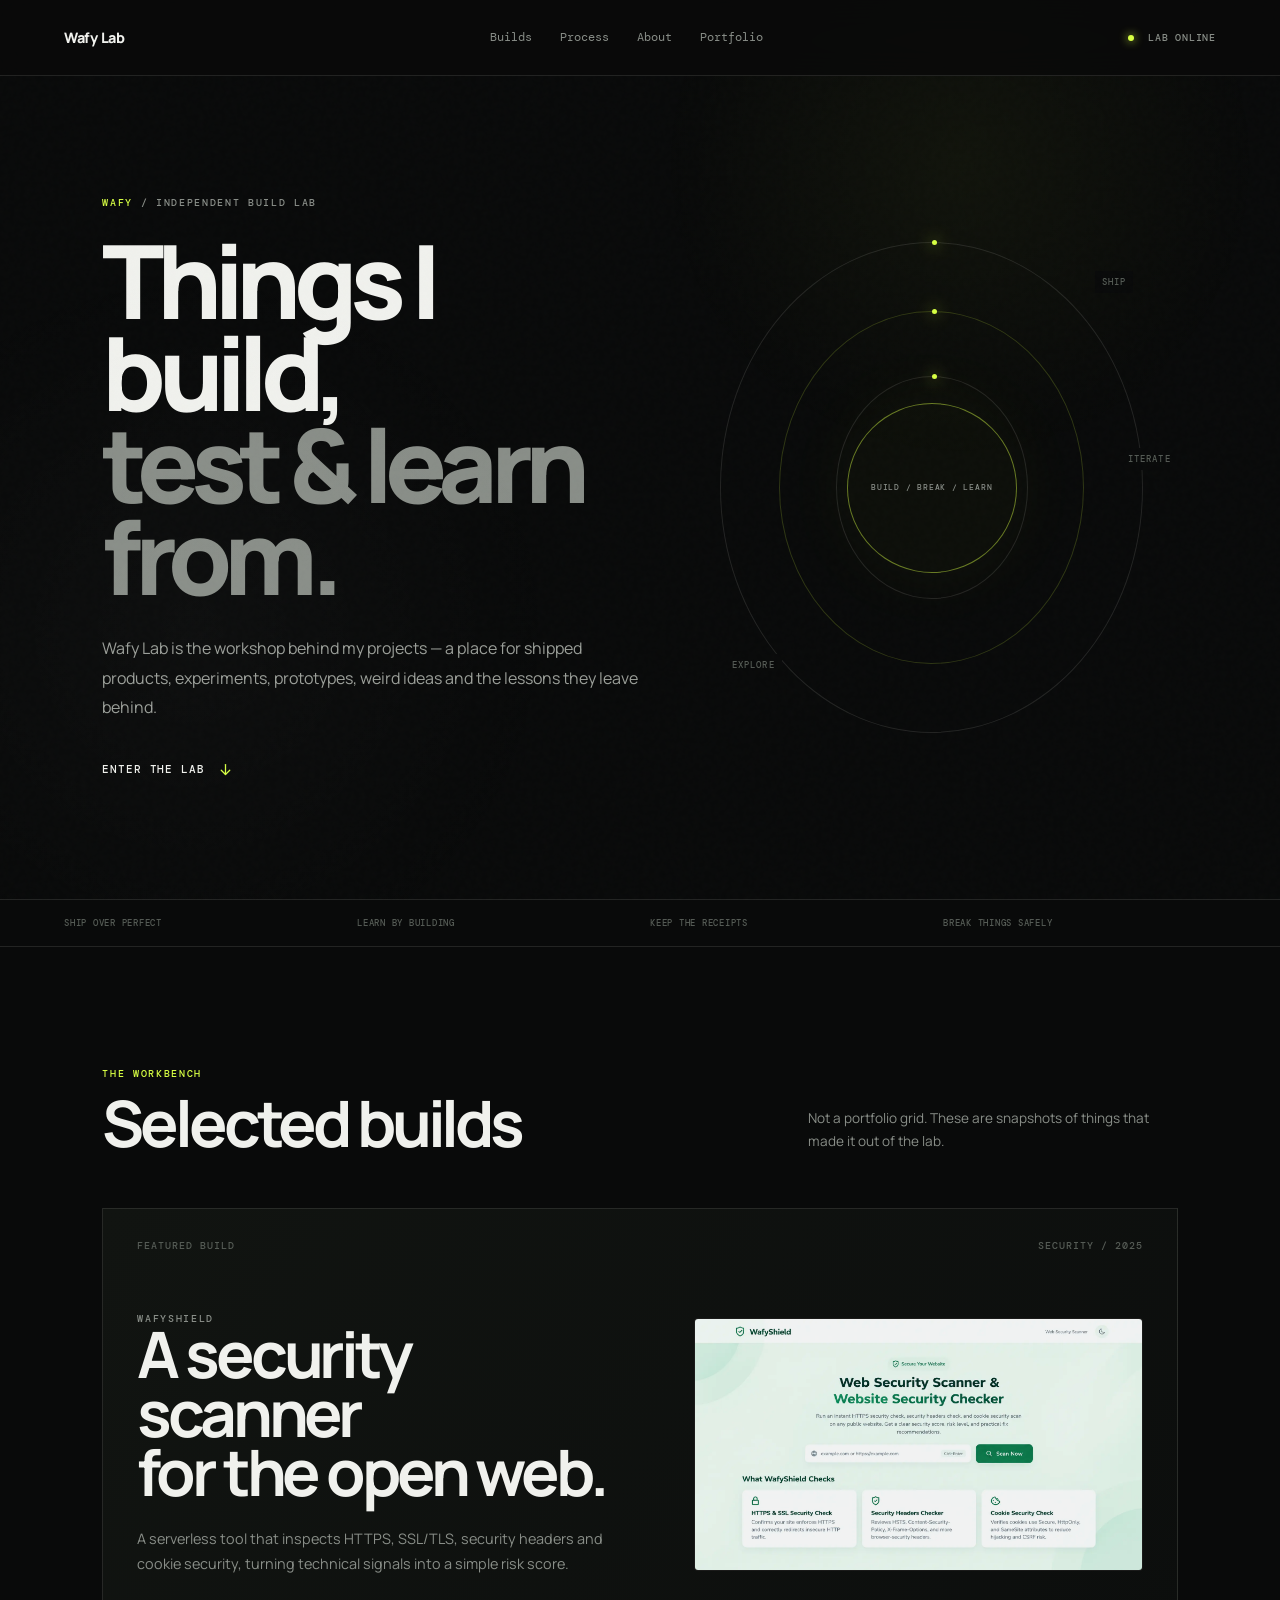
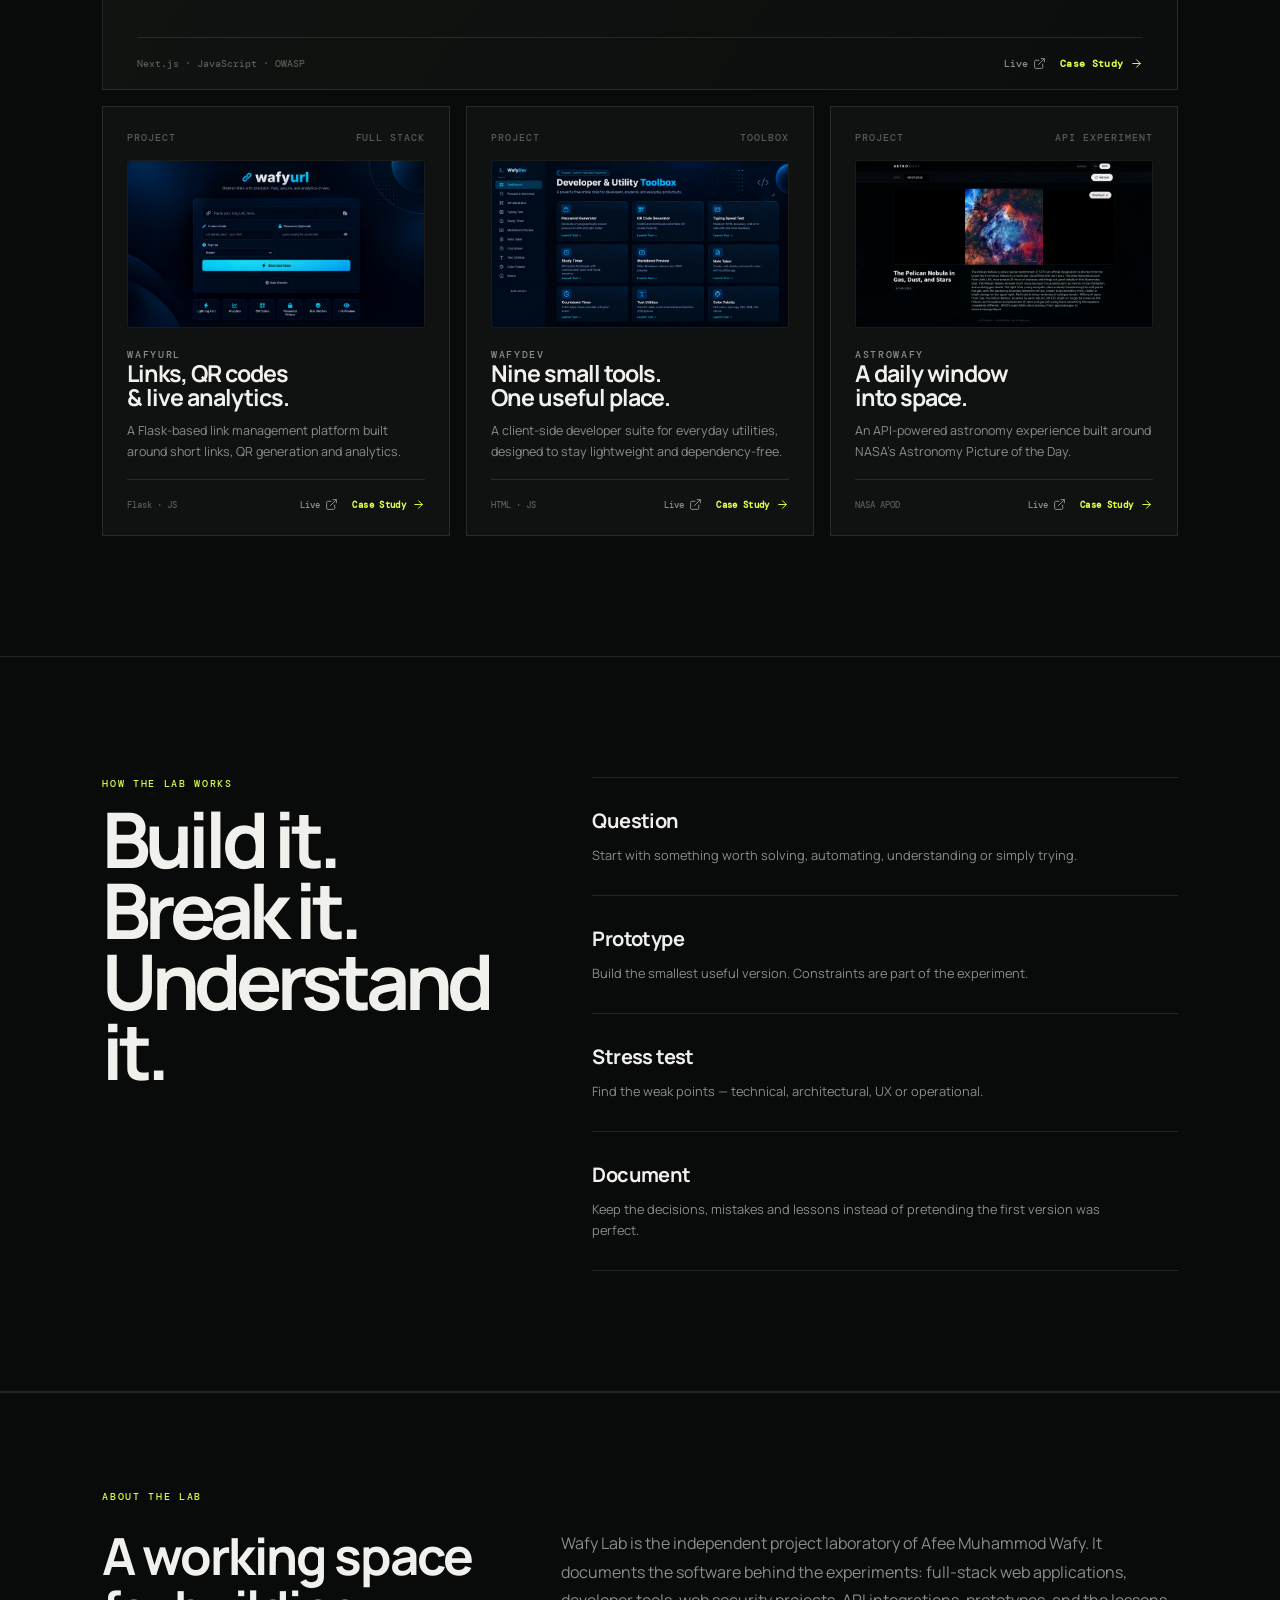
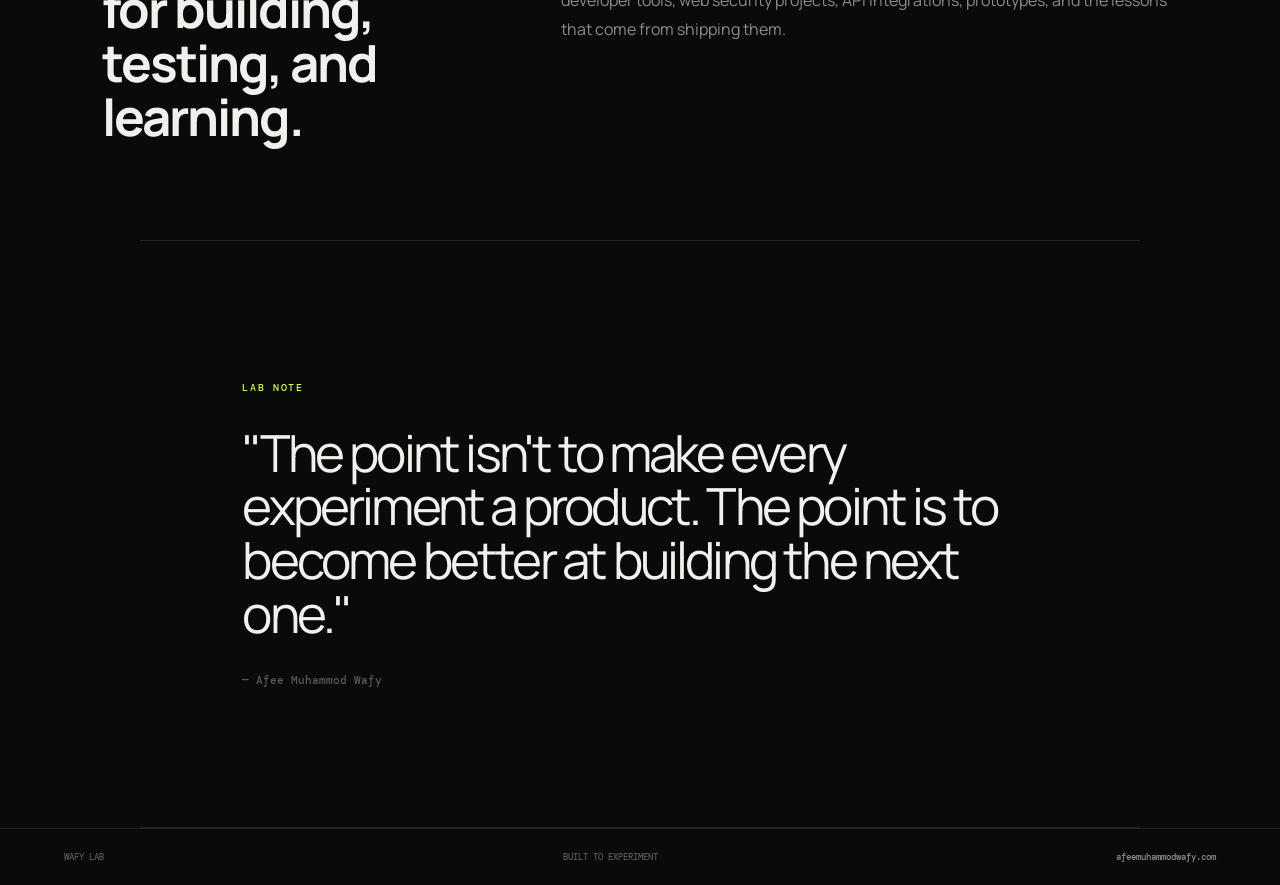
<file: index.html>
<!doctype html>
<html lang="en">
<head>
  <meta charset="UTF-8">
  <meta name="viewport" content="width=device-width, initial-scale=1.0">
  <title>Wafy Lab — Software Projects, Experiments & Technical Builds</title>
  <meta name="description" content="Wafy Lab is Afee Muhammod Wafy's independent space for software projects, full-stack web apps, developer tools, security experiments, API builds, and technical lessons.">
  <meta name="author" content="Afee Muhammod Wafy">
  <meta name="robots" content="index, follow">
  <link rel="canonical" href="https://amwafy.xyz/">
  <link rel="preconnect" href="https://fonts.googleapis.com">
  <link rel="preconnect" href="https://fonts.gstatic.com" crossorigin>
  <link href="https://fonts.googleapis.com/css2?family=DM+Mono:wght@400;500&family=Manrope:wght@400;500;600;700;800&display=swap" rel="stylesheet">
  <link rel="icon" href="data:image/svg+xml,%3Csvg xmlns='http://www.w3.org/2000/svg' viewBox='0 0 64 64'%3E%3Crect width='64' height='64' rx='14' fill='%230b0b0b'/%3E%3Cpath d='M18 17h28v8H34v22h-9V25H18z' fill='white'/%3E%3C/svg%3E">
  <link rel="stylesheet" href="style.css">
</head>
<body>
  <a class="skip-link" href="#main-content">Skip to main content</a>
  <div class="noise" aria-hidden="true"></div>

  <header class="topbar">
    <a class="brand" href="#" aria-label="Wafy Lab home">
      <span>Wafy Lab</span>
    </a>
    <nav>
      <a href="#builds">Builds</a>
      <a href="#process">Process</a>
      <a href="#about-lab">About</a>
      <a href="https://afeemuhammodwafy.com/" target="_blank" rel="noopener">Portfolio</a>
    </nav>
    <span class="status"><i></i> LAB ONLINE</span>
  </header>

  <main id="main-content">
    <section class="hero">
      <div class="hero-copy">
        <p class="kicker"><span>WAFY</span> / INDEPENDENT BUILD LAB</p>
        <h1>Things I build,<br><em>test & learn from.</em></h1>
        <p class="lede">
          Wafy Lab is the workshop behind my projects — a place for shipped products,
          experiments, prototypes, weird ideas and the lessons they leave behind.
        </p>
        <a class="scroll-cue" href="#builds">
          <span>Enter the lab</span>
          <svg viewBox="0 0 24 24" fill="none" stroke="currentColor" stroke-width="1.8" stroke-linecap="round" stroke-linejoin="round" aria-hidden="true">
            <path d="M12 5v14"></path><path d="m6 13 6 6 6-6"></path>
          </svg>
        </a>
      </div>

      <div class="lab-orbit" aria-hidden="true">
        <div class="orbit orbit-a"></div>
        <div class="orbit orbit-b"></div>
        <div class="orbit orbit-c"></div>
        <div class="core">
          <small>BUILD / BREAK / LEARN</small>
        </div>
        <span class="orbit-label l1">SHIP</span>
        <span class="orbit-label l2">EXPLORE</span>
        <span class="orbit-label l3">ITERATE</span>
      </div>
    </section>

    <section class="signal-strip" aria-label="Lab principles">
      <span>SHIP OVER PERFECT</span>
      <span>LEARN BY BUILDING</span>
      <span>KEEP THE RECEIPTS</span>
      <span>BREAK THINGS SAFELY</span>
    </section>

    <section class="builds" id="builds">
      <div class="section-intro">
        <div>
          <p class="eyebrow">THE WORKBENCH</p>
          <h2>Selected builds</h2>
        </div>
        <p class="section-note">Not a portfolio grid. These are snapshots of things that made it out of the lab.</p>
      </div>

      <div class="featured-build">
        <div class="build-meta">
          <span>FEATURED BUILD</span>
          <span>SECURITY / 2025</span>
        </div>

        <div class="featured-content">
          <div>
            <p class="micro">WAFYSHIELD</p>
            <h3>A security scanner<br>for the open web.</h3>
            <p class="build-description">
              A serverless tool that inspects HTTPS, SSL/TLS, security headers and cookie
              security, turning technical signals into a simple risk score.
            </p>
          </div>

          <div class="project-media">
            <img src="assets/images/wafyshield.webp" alt="WafyShield Security Scanner Interface" class="project-shot" loading="lazy">
          </div>
        </div>

        <div class="build-footer">
          <span>Next.js · JavaScript · OWASP</span>
          <div class="card-actions">
            <a href="https://shield.amwafy.xyz/" target="_blank" rel="noopener" class="btn-live">
              Live
              <svg viewBox="0 0 24 24" fill="none" stroke="currentColor" stroke-width="1.8" stroke-linecap="round" stroke-linejoin="round"><path d="M18 13v6a2 2 0 0 1-2 2H5a2 2 0 0 1-2-2V8a2 2 0 0 1 2-2h6"></path><polyline points="15 3 21 3 21 9"></polyline><line x1="10" y1="14" x2="21" y2="3"></line></svg>
            </a>
            <a href="https://afeemuhammodwafy.com/projects/wafyshield/" class="btn-case-study">
              Case Study
              <svg viewBox="0 0 24 24" fill="none" stroke="currentColor" stroke-width="1.8" stroke-linecap="round" stroke-linejoin="round"><path d="M5 12h14"></path><path d="m12 5 7 7-7 7"></path></svg>
            </a>
          </div>
        </div>
      </div>

      <div class="build-stack">
        <article class="build-tile">
          <div class="tile-head"><span>PROJECT</span><span>FULL STACK</span></div>
          <div class="tile-media">
            <img src="assets/images/wafyurl.webp" alt="WafyURL Interface Preview" class="project-shot" loading="lazy">
          </div>
          <p class="micro">WAFYURL</p>
          <h3>Links, QR codes<br>& live analytics.</h3>
          <p>A Flask-based link management platform built around short links, QR generation and analytics.</p>
          <div class="tile-foot">
            <span class="tile-stack-tag">Flask · JS</span>
            <div class="card-actions">
              <a href="https://url.amwafy.xyz/" target="_blank" rel="noopener" class="btn-live">
                Live
                <svg viewBox="0 0 24 24" fill="none" stroke="currentColor" stroke-width="1.8" stroke-linecap="round" stroke-linejoin="round"><path d="M18 13v6a2 2 0 0 1-2 2H5a2 2 0 0 1-2-2V8a2 2 0 0 1 2-2h6"></path><polyline points="15 3 21 3 21 9"></polyline><line x1="10" y1="14" x2="21" y2="3"></line></svg>
              </a>
              <a href="https://afeemuhammodwafy.com/projects/wafyurl/" class="btn-case-study">
                Case Study
                <svg viewBox="0 0 24 24" fill="none" stroke="currentColor" stroke-width="1.8" stroke-linecap="round" stroke-linejoin="round"><path d="M5 12h14"></path><path d="m12 5 7 7-7 7"></path></svg>
              </a>
            </div>
          </div>
        </article>

        <article class="build-tile">
          <div class="tile-head"><span>PROJECT</span><span>TOOLBOX</span></div>
          <div class="tile-media">
            <img src="assets/images/wafydev.webp" alt="WafyDev Tool Suite Preview" class="project-shot" loading="lazy">
          </div>
          <p class="micro">WAFYDEV</p>
          <h3>Nine small tools.<br>One useful place.</h3>
          <p>A client-side developer suite for everyday utilities, designed to stay lightweight and dependency-free.</p>
          <div class="tile-foot">
            <span class="tile-stack-tag">HTML · JS</span>
            <div class="card-actions">
              <a href="https://afeemuhammodwafy1.github.io/wafydev/" target="_blank" rel="noopener" class="btn-live">
                Live
                <svg viewBox="0 0 24 24" fill="none" stroke="currentColor" stroke-width="1.8" stroke-linecap="round" stroke-linejoin="round"><path d="M18 13v6a2 2 0 0 1-2 2H5a2 2 0 0 1-2-2V8a2 2 0 0 1 2-2h6"></path><polyline points="15 3 21 3 21 9"></polyline><line x1="10" y1="14" x2="21" y2="3"></line></svg>
              </a>
              <a href="https://afeemuhammodwafy.com/projects/wafydev/" class="btn-case-study">
                Case Study
                <svg viewBox="0 0 24 24" fill="none" stroke="currentColor" stroke-width="1.8" stroke-linecap="round" stroke-linejoin="round"><path d="M5 12h14"></path><path d="m12 5 7 7-7 7"></path></svg>
              </a>
            </div>
          </div>
        </article>

        <article class="build-tile">
          <div class="tile-head"><span>PROJECT</span><span>API EXPERIMENT</span></div>
          <div class="tile-media">
            <img src="assets/images/astrowafy.webp" alt="AstroWafy NASA APOD Interface" class="project-shot" loading="lazy">
          </div>
          <p class="micro">ASTROWAFY</p>
          <h3>A daily window<br>into space.</h3>
          <p>An API-powered astronomy experience built around NASA's Astronomy Picture of the Day.</p>
          <div class="tile-foot">
            <span class="tile-stack-tag">NASA APOD</span>
            <div class="card-actions">
              <a href="https://astro.amwafy.xyz/" target="_blank" rel="noopener" class="btn-live">
                Live
                <svg viewBox="0 0 24 24" fill="none" stroke="currentColor" stroke-width="1.8" stroke-linecap="round" stroke-linejoin="round"><path d="M18 13v6a2 2 0 0 1-2 2H5a2 2 0 0 1-2-2V8a2 2 0 0 1 2-2h6"></path><polyline points="15 3 21 3 21 9"></polyline><line x1="10" y1="14" x2="21" y2="3"></line></svg>
              </a>
              <a href="https://afeemuhammodwafy.com/projects/astrowafy/" class="btn-case-study">
                Case Study
                <svg viewBox="0 0 24 24" fill="none" stroke="currentColor" stroke-width="1.8" stroke-linecap="round" stroke-linejoin="round"><path d="M5 12h14"></path><path d="m12 5 7 7-7 7"></path></svg>
              </a>
            </div>
          </div>
        </article>
      </div>
    </section>

    <section class="process" id="process">
      <div class="process-side">
        <p class="eyebrow">HOW THE LAB WORKS</p>
        <h2>Build it.<br>Break it.<br>Understand it.</h2>
      </div>

      <div class="process-list">
        <div class="process-row">
          <div><h3>Question</h3><p>Start with something worth solving, automating, understanding or simply trying.</p></div>
        </div>
        <div class="process-row">
          <div><h3>Prototype</h3><p>Build the smallest useful version. Constraints are part of the experiment.</p></div>
        </div>
        <div class="process-row">
          <div><h3>Stress test</h3><p>Find the weak points — technical, architectural, UX or operational.</p></div>
        </div>
        <div class="process-row">
          <div><h3>Document</h3><p>Keep the decisions, mistakes and lessons instead of pretending the first version was perfect.</p></div>
        </div>
      </div>
    </section>

    <section class="lab-info" id="about-lab" aria-labelledby="about-lab-title">
      <div class="section-label">ABOUT THE LAB</div>
      <div class="lab-info-grid">
        <div>
          <h2 id="about-lab-title">A working space for building, testing, and learning.</h2>
        </div>
        <div class="lab-info-copy">
          <p>Wafy Lab is the independent project laboratory of Afee Muhammod Wafy. It documents the software behind the experiments: full-stack web applications, developer tools, web security projects, API integrations, prototypes, and the lessons that come from shipping them.</p>
        </div>
      </div>
    </section>

    <section class="manifesto">
      <div>
        <p class="eyebrow">LAB NOTE</p>
        <blockquote>"The point isn't to make every experiment a product. The point is to become better at building the next one."</blockquote>
        <p class="signature">— Afee Muhammod Wafy</p>
      </div>
    </section>
  </main>

  <footer>
    <span>WAFY LAB</span>
    <span>BUILT TO EXPERIMENT</span>
    <a href="https://afeemuhammodwafy.com/" target="_blank" rel="noopener">afeemuhammodwafy.com</a>
  </footer>
  <script src="script.js"></script>
</body>
</html>
</file>
<file: style.css>
:root {
  --bg: #090a0a;
  --panel: #101211;
  --panel-2: #141715;
  --text: #f0f1ed;
  --muted: #898e88;
  --dim: #555b55;
  --line: rgba(240, 241, 237, 0.11);
  --acid: #d7ff43;
  --mono: "DM Mono", monospace;
  --sans: "Manrope", sans-serif;
}

* {
  box-sizing: border-box;
  margin: 0;
  padding: 0;
}

html {
  scroll-behavior: smooth;
}

body {
  background: var(--bg);
  color: var(--text);
  font-family: var(--sans);
  overflow-x: hidden;
  line-height: 1.5;
}

body:before {
  content: "";
  position: fixed;
  inset: 0;
  background: radial-gradient(circle at 75% 18%, rgba(215, 255, 67, 0.045), transparent 25%),
              radial-gradient(circle at 15% 70%, rgba(255, 255, 255, 0.025), transparent 30%);
  pointer-events: none;
}

.noise {
  position: fixed;
  inset: 0;
  opacity: 0.025;
  pointer-events: none;
  z-index: 10;
  background-image: url("data:image/svg+xml,%3Csvg viewBox='0 0 180 180' xmlns='http://www.w3.org/2000/svg'%3E%3Cfilter id='n'%3E%3CfeTurbulence type='fractalNoise' baseFrequency='.9' numOctaves='3' stitchTiles='stitch'/%3E%3C/filter%3E%3Crect width='100%25' height='100%25' filter='url(%23n)' opacity='.7'/%3E%3C/svg%3E");
}

a {
  color: inherit;
}

.skip-link {
  position: fixed;
  left: 1rem;
  top: -4rem;
  z-index: 9999;
  padding: 0.7rem 1rem;
  background: #111;
  color: #fff;
  text-decoration: none;
  border-radius: 0.5rem;
}

.skip-link:focus {
  top: 1rem;
}

.topbar {
  height: 76px;
  border-bottom: 1px solid var(--line);
  display: flex;
  align-items: center;
  padding: 0 clamp(20px, 5vw, 72px);
  gap: 42px;
  background: rgba(9, 10, 10, 0.78);
  backdrop-filter: blur(16px);
  position: sticky;
  top: 0;
  z-index: 100;
}

.brand {
  display: flex;
  align-items: center;
  text-decoration: none;
  font-size: 0.9rem;
  font-weight: 800;
  letter-spacing: -0.02em;
}

.topbar nav {
  display: flex;
  gap: 28px;
  margin: auto;
  font: 400 0.72rem var(--mono);
  color: var(--muted);
}

.topbar nav a {
  text-decoration: none;
  transition: color 0.2s;
}

.topbar nav a:hover {
  color: var(--text);
}

.status {
  font: 500 0.62rem var(--mono);
  letter-spacing: 0.08em;
  color: var(--muted);
}

.status i {
  display: inline-block;
  width: 6px;
  height: 6px;
  background: var(--acid);
  border-radius: 50%;
  margin-right: 7px;
  box-shadow: 0 0 10px var(--acid);
}

.hero {
  min-height: calc(100vh - 76px);
  display: grid;
  grid-template-columns: minmax(0, 1.05fr) minmax(380px, 0.95fr);
  align-items: center;
  gap: 40px;
  padding: 70px clamp(20px, 8vw, 120px);
  border-bottom: 1px solid var(--line);
}

.kicker,
.eyebrow,
.micro {
  font: 500 0.65rem var(--mono);
  letter-spacing: 0.16em;
  color: var(--muted);
  text-transform: uppercase;
}

.kicker span,
.eyebrow {
  color: var(--acid);
}

.hero h1 {
  font-size: clamp(3.6rem, 8vw, 8.2rem);
  line-height: 0.9;
  letter-spacing: -0.075em;
  margin: 25px 0 32px;
  font-weight: 800;
}

.hero h1 em {
  font-style: normal;
  color: var(--muted);
}

.lede {
  max-width: 630px;
  color: #9b9f99;
  font-size: 1rem;
  line-height: 1.85;
}

.scroll-cue {
  display: inline-flex;
  align-items: center;
  gap: 12px;
  margin-top: 38px;
  text-decoration: none;
  font: 500 0.68rem var(--mono);
  color: var(--text);
  text-transform: uppercase;
  letter-spacing: 0.08em;
}

.scroll-cue svg {
  width: 17px;
  color: var(--acid);
  transition: transform 0.2s;
}

.scroll-cue:hover svg {
  transform: translateY(4px);
}

.lab-orbit {
  height: min(570px, 45vw);
  min-height: 360px;
  position: relative;
  display: grid;
  place-items: center;
}

.orbit {
  position: absolute;
  border: 1px solid var(--line);
  border-radius: 50%;
  animation: spin linear infinite;
}

.orbit-a {
  width: 86%;
  height: 86%;
  animation-duration: 28s;
}

.orbit-b {
  width: 62%;
  height: 62%;
  border-color: rgba(215, 255, 67, 0.18);
  animation-duration: 19s;
  animation-direction: reverse;
}

.orbit-c {
  width: 39%;
  height: 39%;
  animation-duration: 12s;
}

.orbit:after {
  content: "";
  position: absolute;
  width: 5px;
  height: 5px;
  background: var(--acid);
  border-radius: 50%;
  top: -3px;
  left: 50%;
  box-shadow: 0 0 16px var(--acid);
}

.core {
  width: 170px;
  height: 170px;
  border: 1px solid rgba(215, 255, 67, 0.45);
  border-radius: 50%;
  display: flex;
  flex-direction: column;
  align-items: center;
  justify-content: center;
  background: rgba(215, 255, 67, 0.025);
  box-shadow: 0 0 80px rgba(215, 255, 67, 0.05);
}

.core small {
  font: 500 0.48rem var(--mono);
  color: var(--muted);
  letter-spacing: 0.1em;
  text-align: center;
  line-height: 1.6;
}

.orbit-label {
  position: absolute;
  font: 500 0.55rem var(--mono);
  letter-spacing: 0.12em;
  color: var(--dim);
  background: var(--bg);
  padding: 5px 7px;
}

.l1 { top: 12%; right: 9%; }
.l2 { bottom: 17%; left: 8%; }
.l3 { top: 43%; right: 0; }

@keyframes spin {
  to {
    transform: rotate(360deg);
  }
}

.signal-strip {
  border-bottom: 1px solid var(--line);
  display: grid;
  grid-template-columns: repeat(4, 1fr);
  padding: 17px clamp(20px, 5vw, 72px);
  gap: 20px;
  font: 500 0.59rem var(--mono);
  color: var(--dim);
  letter-spacing: 0.08em;
}

.builds {
  padding: 120px clamp(20px, 8vw, 120px);
}

.section-intro {
  display: flex;
  justify-content: space-between;
  align-items: end;
  gap: 40px;
  margin-bottom: 55px;
}

.section-intro h2,
.process h2 {
  font-size: clamp(2.7rem, 5vw, 5.2rem);
  line-height: 0.92;
  letter-spacing: -0.065em;
  margin: 14px 0 0;
}

.section-note {
  max-width: 370px;
  color: var(--muted);
  font-size: 0.85rem;
  line-height: 1.7;
}

.featured-build {
  border: 1px solid var(--line);
  background: linear-gradient(125deg, #111411, #0c0e0d);
  padding: 30px 34px 0;
  overflow: hidden;
}

.build-meta,
.tile-head {
  display: flex;
  justify-content: space-between;
  font: 500 0.6rem var(--mono);
  letter-spacing: 0.1em;
  color: var(--dim);
}

.featured-content {
  display: grid;
  grid-template-columns: 1.05fr 0.95fr;
  gap: 60px;
  padding: 60px 0;
  align-items: center;
}

.featured-content h3 {
  font-size: clamp(2.5rem, 5vw, 5.2rem);
  line-height: 0.92;
  letter-spacing: -0.065em;
  margin: 0;
}

.build-description {
  max-width: 560px;
  color: var(--muted);
  line-height: 1.8;
  font-size: 0.9rem;
  margin-top: 24px;
}

.project-media,
.tile-media {
  width: 100%;
  aspect-ratio: 16/9;
  border: 1px solid var(--line);
  background: #000;
  border-radius: 4px;
  overflow: hidden;
  position: relative;
}

.tile-media {
  margin: 16px 0 20px;
}

.project-shot {
  width: 100%;
  height: 100%;
  object-fit: cover;
  display: block;
  filter: contrast(102%) brightness(0.95);
  transition: transform 0.4s cubic-bezier(0.16, 1, 0.3, 1), filter 0.4s ease;
}

.build-footer {
  border-top: 1px solid var(--line);
  padding: 19px 0;
  display: flex;
  justify-content: space-between;
  align-items: center;
  gap: 20px;
  font: 500 0.6rem var(--mono);
  color: var(--dim);
}

.tile-foot {
  border-top: 1px solid var(--line);
  margin-top: auto;
  padding-top: 18px;
  display: flex;
  justify-content: space-between;
  align-items: center;
  gap: 12px;
  font: 500 0.58rem var(--mono);
  color: var(--dim);
}

.tile-stack-tag {
  color: var(--dim);
  font: 500 0.58rem var(--mono);
}

.card-actions {
  display: flex;
  align-items: center;
  gap: 14px;
}

.btn-case-study {
  display: inline-flex;
  align-items: center;
  gap: 6px;
  color: var(--acid);
  text-decoration: none;
  font-weight: 600;
  letter-spacing: 0.04em;
  transition: opacity 0.2s;
}

.btn-case-study:hover {
  opacity: 0.8;
}

.btn-live {
  display: inline-flex;
  align-items: center;
  gap: 5px;
  color: var(--muted);
  text-decoration: none;
  transition: color 0.2s;
}

.btn-live:hover {
  color: var(--text);
}

.btn-case-study svg,
.btn-live svg {
  width: 13px;
  height: 13px;
  flex-shrink: 0;
}

.build-stack {
  display: grid;
  grid-template-columns: repeat(3, 1fr);
  gap: 16px;
  margin-top: 16px;
}

.build-tile {
  min-height: 430px;
  border: 1px solid var(--line);
  padding: 24px;
  display: flex;
  flex-direction: column;
  position: relative;
  background: var(--panel);
  transition: transform 0.25s, border-color 0.25s;
}

.build-tile:hover {
  transform: translateY(-4px);
  border-color: rgba(215, 255, 67, 0.28);
}

.build-tile:hover .project-shot,
.featured-build:hover .project-shot {
  transform: scale(1.04);
  filter: contrast(108%) brightness(1);
}

.build-tile h3 {
  font-size: 1.45rem;
  line-height: 1.05;
  letter-spacing: -0.045em;
  margin: 0 0 10px;
}

.build-tile > p:not(.micro) {
  color: var(--muted);
  font-size: 0.78rem;
  line-height: 1.7;
  max-width: 330px;
}

.process {
  padding: 120px clamp(20px, 8vw, 120px);
  display: grid;
  grid-template-columns: 0.8fr 1.2fr;
  gap: 100px;
  border-top: 1px solid var(--line);
  border-bottom: 1px solid var(--line);
}

.process h2 {
  font-size: clamp(3rem, 6vw, 6rem);
}

.process-list {
  border-top: 1px solid var(--line);
}

.process-row {
  padding: 28px 0;
  border-bottom: 1px solid var(--line);
}

.process-row h3 {
  font-size: 1.25rem;
  letter-spacing: -0.03em;
}

.process-row p {
  color: var(--muted);
  font-size: 0.8rem;
  line-height: 1.7;
  max-width: 540px;
  margin-top: 9px;
}

.manifesto {
  padding: 140px clamp(20px, 8vw, 120px);
  border-top: 1px solid var(--line);
  border-bottom: 1px solid var(--line);
  max-width: 1000px;
  margin: 0 auto;
}

.manifesto .eyebrow {
  margin-bottom: 2rem;
}

blockquote {
  font-size: clamp(1.9rem, 4vw, 4.2rem);
  line-height: 1.05;
  letter-spacing: -0.055em;
  max-width: 1000px;
  margin-bottom: 2rem;
}

.signature {
  font: 500 0.68rem var(--mono);
  color: var(--dim);
}

.section-label {
  font-family: var(--mono);
  font-size: 0.65rem;
  font-weight: 500;
  letter-spacing: 0.16em;
  color: var(--acid);
  text-transform: uppercase;
  margin-bottom: 1.5rem;
}

.lab-info {
  padding: 6rem clamp(20px, 8vw, 120px);
  border-top: 1px solid var(--line);
}

.lab-info-grid {
  display: grid;
  grid-template-columns: minmax(0, 0.8fr) minmax(0, 1.2fr);
  gap: 3rem;
  align-items: start;
  max-width: 1400px;
  margin: 0 auto;
}

.lab-info h2 {
  font-size: clamp(2.5rem, 4vw, 3.8rem);
  line-height: 1.05;
  letter-spacing: -0.04em;
}

.lab-info-copy p {
  margin-bottom: 1rem;
  max-width: 65ch;
  line-height: 1.8;
  color: var(--muted);
}

.cs-header {
  padding: 60px clamp(20px, 8vw, 120px) 40px;
  border-bottom: 1px solid var(--line);
}

.cs-back {
  display: inline-flex;
  align-items: center;
  gap: 8px;
  font: 500 0.68rem var(--mono);
  color: var(--muted);
  text-decoration: none;
  text-transform: uppercase;
  letter-spacing: 0.1em;
  margin-bottom: 32px;
  transition: color 0.2s;
}

.cs-back:hover {
  color: var(--acid);
}

.cs-back svg {
  width: 14px;
  height: 14px;
}

.cs-title-wrap h1 {
  font-size: clamp(2.8rem, 6vw, 5.5rem);
  line-height: 0.95;
  letter-spacing: -0.06em;
  margin: 16px 0 24px;
  font-weight: 800;
}

.cs-meta-bar {
  display: flex;
  flex-wrap: wrap;
  gap: 24px;
  align-items: center;
  padding: 20px 0;
  border-top: 1px solid var(--line);
  border-bottom: 1px solid var(--line);
  margin-top: 30px;
  font: 500 0.65rem var(--mono);
  color: var(--dim);
  letter-spacing: 0.08em;
}

.cs-meta-bar span {
  display: inline-flex;
  align-items: center;
  gap: 6px;
}

.cs-meta-bar strong {
  color: var(--text);
}

.cs-btn-row {
  display: flex;
  gap: 12px;
  margin-left: auto;
}

.cs-btn {
  display: inline-flex;
  align-items: center;
  gap: 8px;
  padding: 9px 18px;
  border: 1px solid var(--line);
  border-radius: 4px;
  font: 600 0.72rem var(--mono);
  text-decoration: none;
  color: var(--text);
  transition: all 0.2s;
  letter-spacing: 0.05em;
}

.cs-btn svg {
  width: 14px;
  height: 14px;
}

.cs-btn.primary {
  background: var(--acid);
  color: #000;
  border-color: var(--acid);
}

.cs-btn.primary:hover {
  opacity: 0.9;
}

.cs-btn.secondary:hover {
  border-color: var(--acid);
  color: var(--acid);
}

.cs-hero-media {
  padding: 40px clamp(20px, 8vw, 120px);
  border-bottom: 1px solid var(--line);
}

.cs-image-frame {
  width: 100%;
  aspect-ratio: 16/9;
  border: 1px solid var(--line);
  border-radius: 6px;
  overflow: hidden;
  background: #000;
}

.cs-image-frame img {
  width: 100%;
  height: 100%;
  object-fit: cover;
  display: block;
}

.cs-body {
  padding: 80px clamp(20px, 8vw, 120px);
  display: grid;
  grid-template-columns: 280px minmax(0, 1fr);
  gap: 80px;
}

.cs-aside {
  position: sticky;
  top: 100px;
  height: fit-content;
  display: flex;
  flex-direction: column;
  gap: 32px;
}

.cs-aside-block h4 {
  font: 500 0.62rem var(--mono);
  letter-spacing: 0.16em;
  color: var(--dim);
  text-transform: uppercase;
  margin-bottom: 12px;
}

.cs-tag-cloud {
  display: flex;
  flex-wrap: wrap;
  gap: 6px;
}

.cs-tag-cloud span {
  padding: 4px 9px;
  border: 1px solid var(--line);
  border-radius: 3px;
  font: 500 0.62rem var(--mono);
  color: var(--muted);
}

.cs-nav-list {
  list-style: none;
  display: flex;
  flex-direction: column;
  gap: 8px;
}

.cs-nav-list a {
  font: 500 0.68rem var(--mono);
  color: var(--muted);
  text-decoration: none;
  transition: color 0.2s;
}

.cs-nav-list a:hover {
  color: var(--acid);
}

.cs-article {
  display: flex;
  flex-direction: column;
  gap: 60px;
}

.cs-section {
  scroll-margin-top: 100px;
}

.cs-section h2 {
  font-size: clamp(1.8rem, 3.2vw, 2.6rem);
  letter-spacing: -0.045em;
  line-height: 1.1;
  margin-bottom: 18px;
  color: var(--text);
}

.cs-section p {
  font-size: 0.92rem;
  line-height: 1.85;
  color: var(--muted);
  margin-bottom: 16px;
}

.cs-section p strong {
  color: var(--text);
}

.cs-section ul {
  margin: 0 0 20px 20px;
  color: var(--muted);
  font-size: 0.9rem;
  line-height: 1.8;
}

.cs-section li {
  margin-bottom: 8px;
}

.cs-section li strong {
  color: var(--text);
}

.cs-grid-cards {
  display: grid;
  grid-template-columns: repeat(auto-fit, minmax(240px, 1fr));
  gap: 16px;
  margin: 24px 0;
}

.cs-card {
  border: 1px solid var(--line);
  background: var(--panel);
  padding: 20px;
  border-radius: 4px;
}

.cs-card h4 {
  font-size: 0.95rem;
  margin-bottom: 8px;
  color: var(--text);
  letter-spacing: -0.02em;
}

.cs-card p {
  font-size: 0.82rem;
  line-height: 1.65;
  color: var(--muted);
}

.cs-code-box {
  background: var(--panel);
  border: 1px solid var(--line);
  border-radius: 4px;
  padding: 18px 20px;
  font: 400 0.78rem var(--mono);
  color: var(--text);
  overflow-x: auto;
  margin: 20px 0;
  line-height: 1.7;
}

footer {
  border-top: 1px solid var(--line);
  padding: 22px clamp(20px, 5vw, 72px);
  display: flex;
  justify-content: space-between;
  gap: 20px;
  font: 500 0.57rem var(--mono);
  color: var(--dim);
}

footer a {
  text-decoration: none;
  color: var(--muted);
}

@media (max-width: 960px) {
  .hero {
    grid-template-columns: 1fr;
    padding-top: 90px;
  }
  .lab-orbit {
    height: 440px;
  }
  .build-stack {
    grid-template-columns: 1fr;
  }
  .featured-content {
    grid-template-columns: 1fr;
    gap: 45px;
  }
  .process {
    grid-template-columns: 1fr;
    gap: 60px;
  }
  .cs-body {
    grid-template-columns: 1fr;
    gap: 50px;
  }
  .cs-aside {
    position: static;
  }
  .cs-btn-row {
    margin-left: 0;
    width: 100%;
  }
}

@media (max-width: 620px) {
  .topbar {
    height: 64px;
    padding: 0 18px;
    gap: 0;
  }
  .topbar nav {
    display: none;
  }
  .status {
    margin-left: auto;
  }
  .hero {
    min-height: auto;
    padding: 80px 20px 70px;
  }
  .hero h1 {
    font-size: clamp(3.1rem, 17vw, 5rem);
  }
  .signal-strip {
    grid-template-columns: 1fr 1fr;
    font-size: 0.52rem;
  }
  .builds,
  .process {
    padding: 80px 20px;
  }
  .section-intro {
    display: block;
  }
  .section-note {
    margin-top: 20px;
  }
  .featured-build {
    padding: 22px 20px 0;
  }
  .featured-content {
    padding: 40px 0 35px;
  }
  .build-footer {
    flex-direction: column;
    align-items: flex-start;
  }
  .manifesto {
    padding: 90px 20px;
  }
  footer {
    display: grid;
    grid-template-columns: 1fr;
  }
  .cs-header,
  .cs-hero-media,
  .cs-body {
    padding-left: 20px;
    padding-right: 20px;
  }
  .cs-btn-row {
    flex-direction: column;
  }
  .cs-btn {
    justify-content: center;
  }
}
</file>
